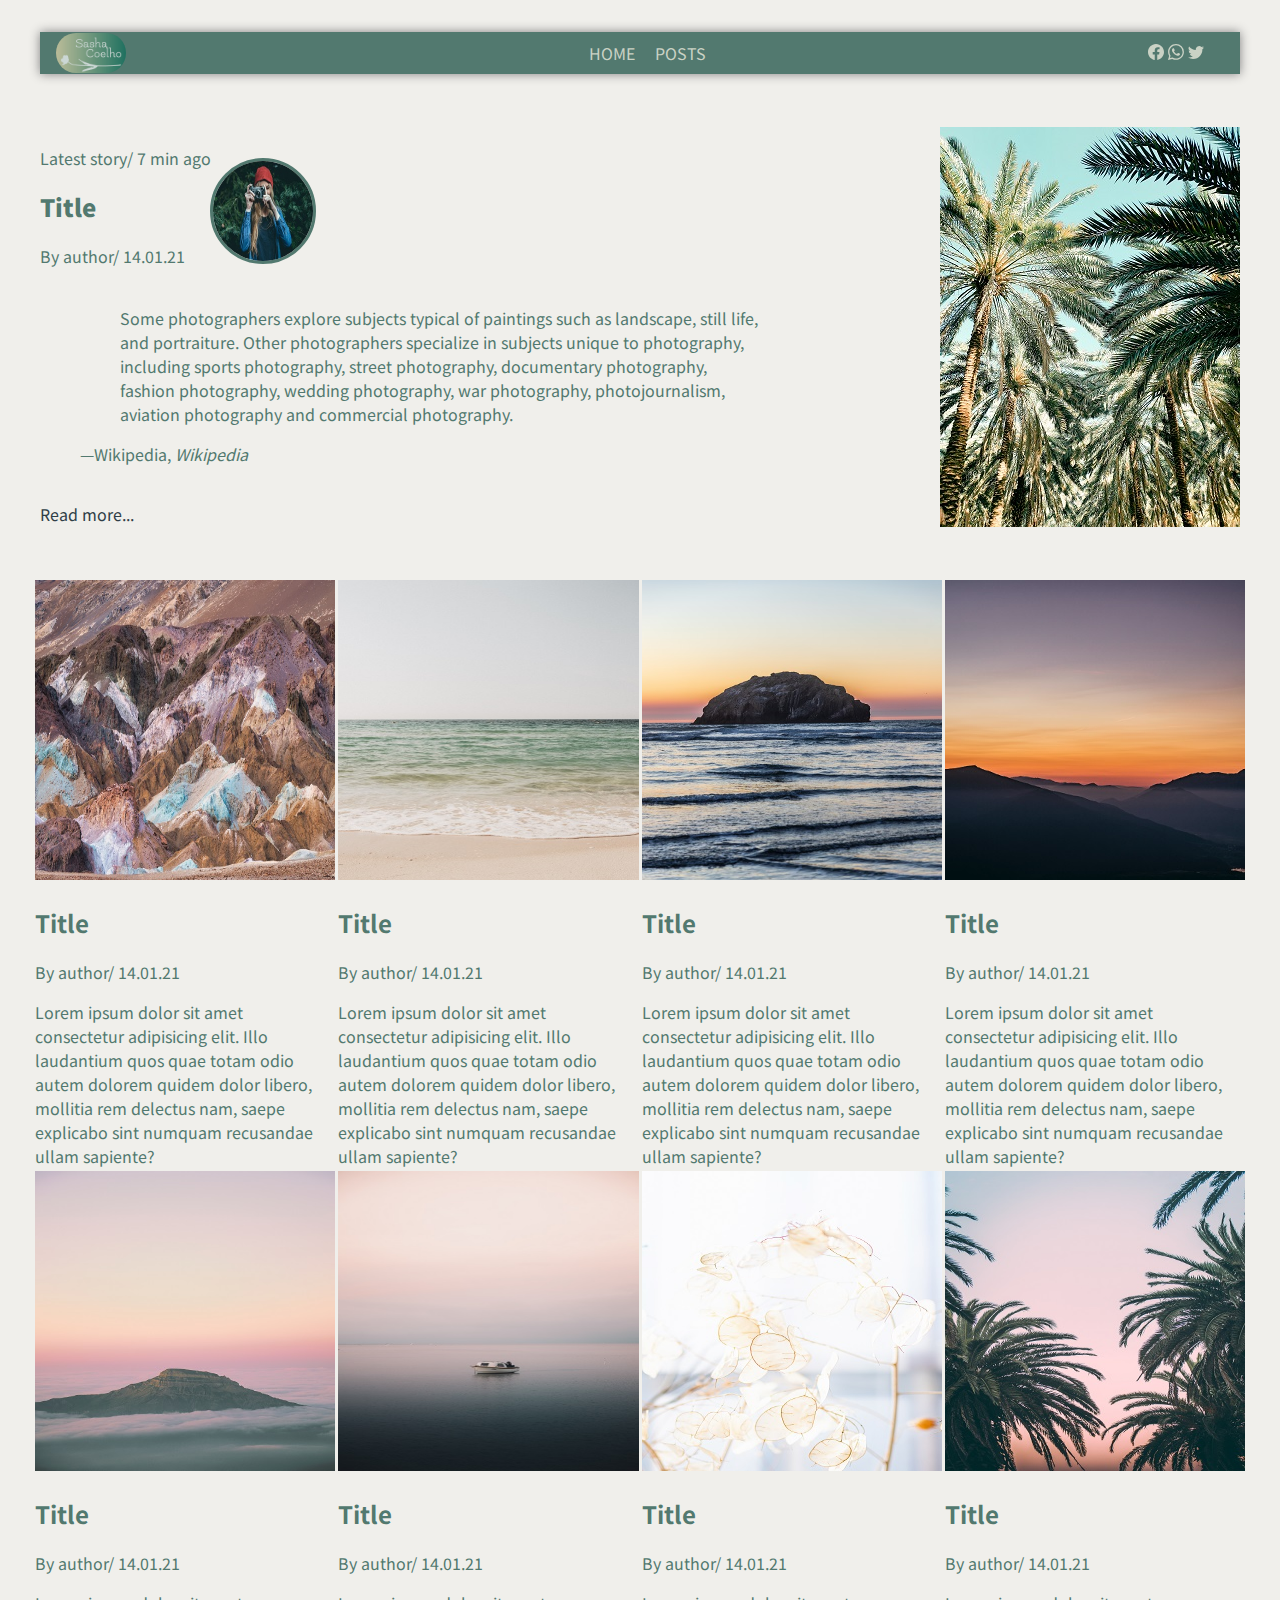
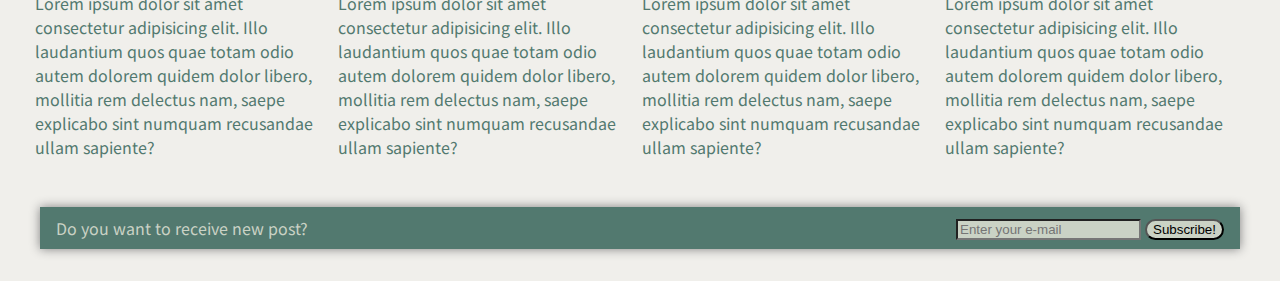
<file: index.html>
<!DOCTYPE html>
<html lang="en">
<head>
    <meta charset="UTF-8">
    <meta name="viewport" content="width=device-width, initial-scale=1">
    <title>Personal Blog/Sasha</title>
    <link rel="stylesheet" type="text/css" href="css/index.css">
    <link rel="preconnect" href="https://fonts.gstatic.com">
    <link href="https://fonts.googleapis.com/css2?family=Noto+Sans+JP:wght@100;300&display=swap" rel="stylesheet">

</head>
<body>
    <!-- NavBar -->
    <header class="header">
        <nav class="navbar-flex">
            <ul class="nav-social-contact">
                <li>
                    <a href="https://facebook.com/"><svg xmlns="http://www.w3.org/2000/svg" width="16" height="16" fill="currentColor" class="bi bi-facebook" viewBox="0 0 16 16">
                        <path d="M16 8.049c0-4.446-3.582-8.05-8-8.05C3.58 0-.002 3.603-.002 8.05c0 4.017 2.926 7.347 6.75 7.951v-5.625h-2.03V8.05H6.75V6.275c0-2.017 1.195-3.131 3.022-3.131.876 0 1.791.157 1.791.157v1.98h-1.009c-.993 0-1.303.621-1.303 1.258v1.51h2.218l-.354 2.326H9.25V16c3.824-.604 6.75-3.934 6.75-7.951z"/>
                    </svg></a>
                    <a href="https://www.instagram.com/"><svg xmlns="http://www.w3.org/2000/svg" width="16" height="16" fill="currentColor" class="bi bi-whatsapp" viewBox="0 0 16 16">
                        <path d="M13.601 2.326A7.854 7.854 0 0 0 7.994 0C3.627 0 .068 3.558.064 7.926c0 1.399.366 2.76 1.057 3.965L0 16l4.204-1.102a7.933 7.933 0 0 0 3.79.965h.004c4.368 0 7.926-3.558 7.93-7.93A7.898 7.898 0 0 0 13.6 2.326zM7.994 14.521a6.573 6.573 0 0 1-3.356-.92l-.24-.144-2.494.654.666-2.433-.156-.251a6.56 6.56 0 0 1-1.007-3.505c0-3.626 2.957-6.584 6.591-6.584a6.56 6.56 0 0 1 4.66 1.931 6.557 6.557 0 0 1 1.928 4.66c-.004 3.639-2.961 6.592-6.592 6.592zm3.615-4.934c-.197-.099-1.17-.578-1.353-.646-.182-.065-.315-.099-.445.099-.133.197-.513.646-.627.775-.114.133-.232.148-.43.05-.197-.1-.836-.308-1.592-.985-.59-.525-.985-1.175-1.103-1.372-.114-.198-.011-.304.088-.403.087-.088.197-.232.296-.346.1-.114.133-.198.198-.33.065-.134.034-.248-.015-.347-.05-.099-.445-1.076-.612-1.47-.16-.389-.323-.335-.445-.34-.114-.007-.247-.007-.38-.007a.729.729 0 0 0-.529.247c-.182.198-.691.677-.691 1.654 0 .977.71 1.916.81 2.049.098.133 1.394 2.132 3.383 2.992.47.205.84.326 1.129.418.475.152.904.129 1.246.08.38-.058 1.171-.48 1.338-.943.164-.464.164-.86.114-.943-.049-.084-.182-.133-.38-.232z"/>
                    </svg></a>
                    <a href="https://www.twitter.com/"><svg xmlns="http://www.w3.org/2000/svg" width="16" height="16" fill="currentColor" class="bi bi-twitter" viewBox="0 0 16 16">
                        <path d="M5.026 15c6.038 0 9.341-5.003 9.341-9.334 0-.14 0-.282-.006-.422A6.685 6.685 0 0 0 16 3.542a6.658 6.658 0 0 1-1.889.518 3.301 3.301 0 0 0 1.447-1.817 6.533 6.533 0 0 1-2.087.793A3.286 3.286 0 0 0 7.875 6.03a9.325 9.325 0 0 1-6.767-3.429 3.289 3.289 0 0 0 1.018 4.382A3.323 3.323 0 0 1 .64 6.575v.045a3.288 3.288 0 0 0 2.632 3.218 3.203 3.203 0 0 1-.865.115 3.23 3.23 0 0 1-.614-.057 3.283 3.283 0 0 0 3.067 2.277A6.588 6.588 0 0 1 .78 13.58a6.32 6.32 0 0 1-.78-.045A9.344 9.344 0 0 0 5.026 15z"/>
                    </svg></a>
                </li>
            </ul>

            <ul class="nav-menu">
                <li><a href="#">HOME</a></li>
                <li><a href="templates/all-posts.html">POSTS</a></li>
            </ul>
            <img src="img/logo.png" alt="">
        </nav>
    </header>

    <!-- MENU -->

    <menu class="index-menu">
        <header class="postpanel-1-header">
            <p>Latest story/ 7 min ago</p>
            <h2><b>Title</b></h2>
            <p>By author/ 14.01.21</p>

            <img src="img/avatar.jpg" alt="avatar girl with camera" class="avatarImage">

            <figure class="index-menu-div">
                <blockquote cite="https://en.wikipedia.org/wiki/Photographer">
                    <p>Some photographers explore subjects typical of paintings such as landscape, still life, and portraiture. Other photographers specialize in subjects unique to photography, including sports photography, street photography, documentary photography, fashion photography, wedding photography, war photography, photojournalism, aviation photography and commercial photography.</p>
                </blockquote>
                <figcaption>—Wikipedia, <cite>Wikipedia</cite></figcaption>
            </figure>

            <a href="templates/blog-post.html">Read more...</a>

        </header>

        <main class="postpanel-1-main">
            <img src="img/img5.jpg" alt="">
        </main>
    </menu>

     <!-- CONTENT -->
    
    <content class="classcard-container">

        <!-- <-- first line of images --> 

        <a href="templates/blog-post.html" class="card">
            <div class="image-element">
                <img src="img/img1.jpg" alt="img1" class="thumbnail"> 
                
                <h2>Title</h2>
                <p>By author/ 14.01.21</p>

    
                <div>
                    Lorem ipsum dolor sit amet consectetur adipisicing elit. Illo laudantium quos quae totam odio autem dolorem quidem dolor libero, mollitia rem delectus nam, saepe explicabo sint numquam recusandae ullam sapiente?
                </div>
            </div>
        </a>

        <a href="templates/blog-post.html" class="card">
            <div class="image-element">
                <img src="img/img2.jpg" alt="img2" class="thumbnail"> 
                <h2>Title</h2>
                <p>By author/ 14.01.21</p>
    
                <div>
                    Lorem ipsum dolor sit amet consectetur adipisicing elit. Illo laudantium quos quae totam odio autem dolorem quidem dolor libero, mollitia rem delectus nam, saepe explicabo sint numquam recusandae ullam sapiente?
                </div>
            </div>
         </a>

         <a href="templates/blog-post.html" class="card">
            <div class="image-element">
                <img src="img/img9.jpg" alt="img9" class="thumbnail"> 
                <h2>Title</h2>
                <p>By author/ 14.01.21</p>
    
                <div>
                    Lorem ipsum dolor sit amet consectetur adipisicing elit. Illo laudantium quos quae totam odio autem dolorem quidem dolor libero, mollitia rem delectus nam, saepe explicabo sint numquam recusandae ullam sapiente?
                </div>
            </div>
        </a>

        <a href="templates/blog-post.html" class="card">
            <div class="image-element">
                <img src="img/img4.jpg" alt="img4" class="thumbnail"> 
                <h2>Title</h2>
                <p>By author/ 14.01.21</p>
    
                <div>
                    Lorem ipsum dolor sit amet consectetur adipisicing elit. Illo laudantium quos quae totam odio autem dolorem quidem dolor libero, mollitia rem delectus nam, saepe explicabo sint numquam recusandae ullam sapiente?
                </div>
            </div>
        </a>

        <!-- <-- second line of images -->
        <a href="templates/blog-post.html" class="card">
            <div class="image-element">
                <img src="img/img3.jpg" alt="img5" class="thumbnail"> 
                <h2>Title</h2>
                <p>By author/ 14.01.21</p>
    
                <div>
                    Lorem ipsum dolor sit amet consectetur adipisicing elit. Illo laudantium quos quae totam odio autem dolorem quidem dolor libero, mollitia rem delectus nam, saepe explicabo sint numquam recusandae ullam sapiente?
                </div>
            </div>
        </a>

        <a href="templates/blog-post.html" class="card">
         <div class="image-element">
             <img src="img/img6.jpg" alt="img6" class="thumbnail"> 
             <h2>Title</h2>
             <p>By author/ 14.01.21</p>
 
             <div>
                 Lorem ipsum dolor sit amet consectetur adipisicing elit. Illo laudantium quos quae totam odio autem dolorem quidem dolor libero, mollitia rem delectus nam, saepe explicabo sint numquam recusandae ullam sapiente?
             </div>
         </div>
         </a>

         <a href="templates/blog-post.html" class="card">
            <div class="image-element">
                <img src="img/img7.jpg" alt="img7" class="thumbnail"> 
                <h2>Title</h2>
                <p>By author/ 14.01.21</p>
    
                <div>
                    Lorem ipsum dolor sit amet consectetur adipisicing elit. Illo laudantium quos quae totam odio autem dolorem quidem dolor libero, mollitia rem delectus nam, saepe explicabo sint numquam recusandae ullam sapiente?
                </div>
            </div>
        </a>

        <a href="templates/blog-post.html" class="card">
            <div class="image-element">
                <img src="img/img8.jpg" alt="img8" class="thumbnail"> 
                <h2>Title</h2>
                <p>By author/ 14.01.21</p>
    
                <div>
                    Lorem ipsum dolor sit amet consectetur adipisicing elit. Illo laudantium quos quae totam odio autem dolorem quidem dolor libero, mollitia rem delectus nam, saepe explicabo sint numquam recusandae ullam sapiente?
                </div>
            </div>
        </a>
    </content>

<!-- FOOTER -->

    <footer class="index-footer">
        <p>Do you want to receive new post?</p>

        <div>
            <input type="text" placeholder="Enter your e-mail" name="e-mail" id="">
            <label for="email"></label>
            <button>Subscribe!</button>
        </div>
    </footer>
    
</body>
</html>
</file>
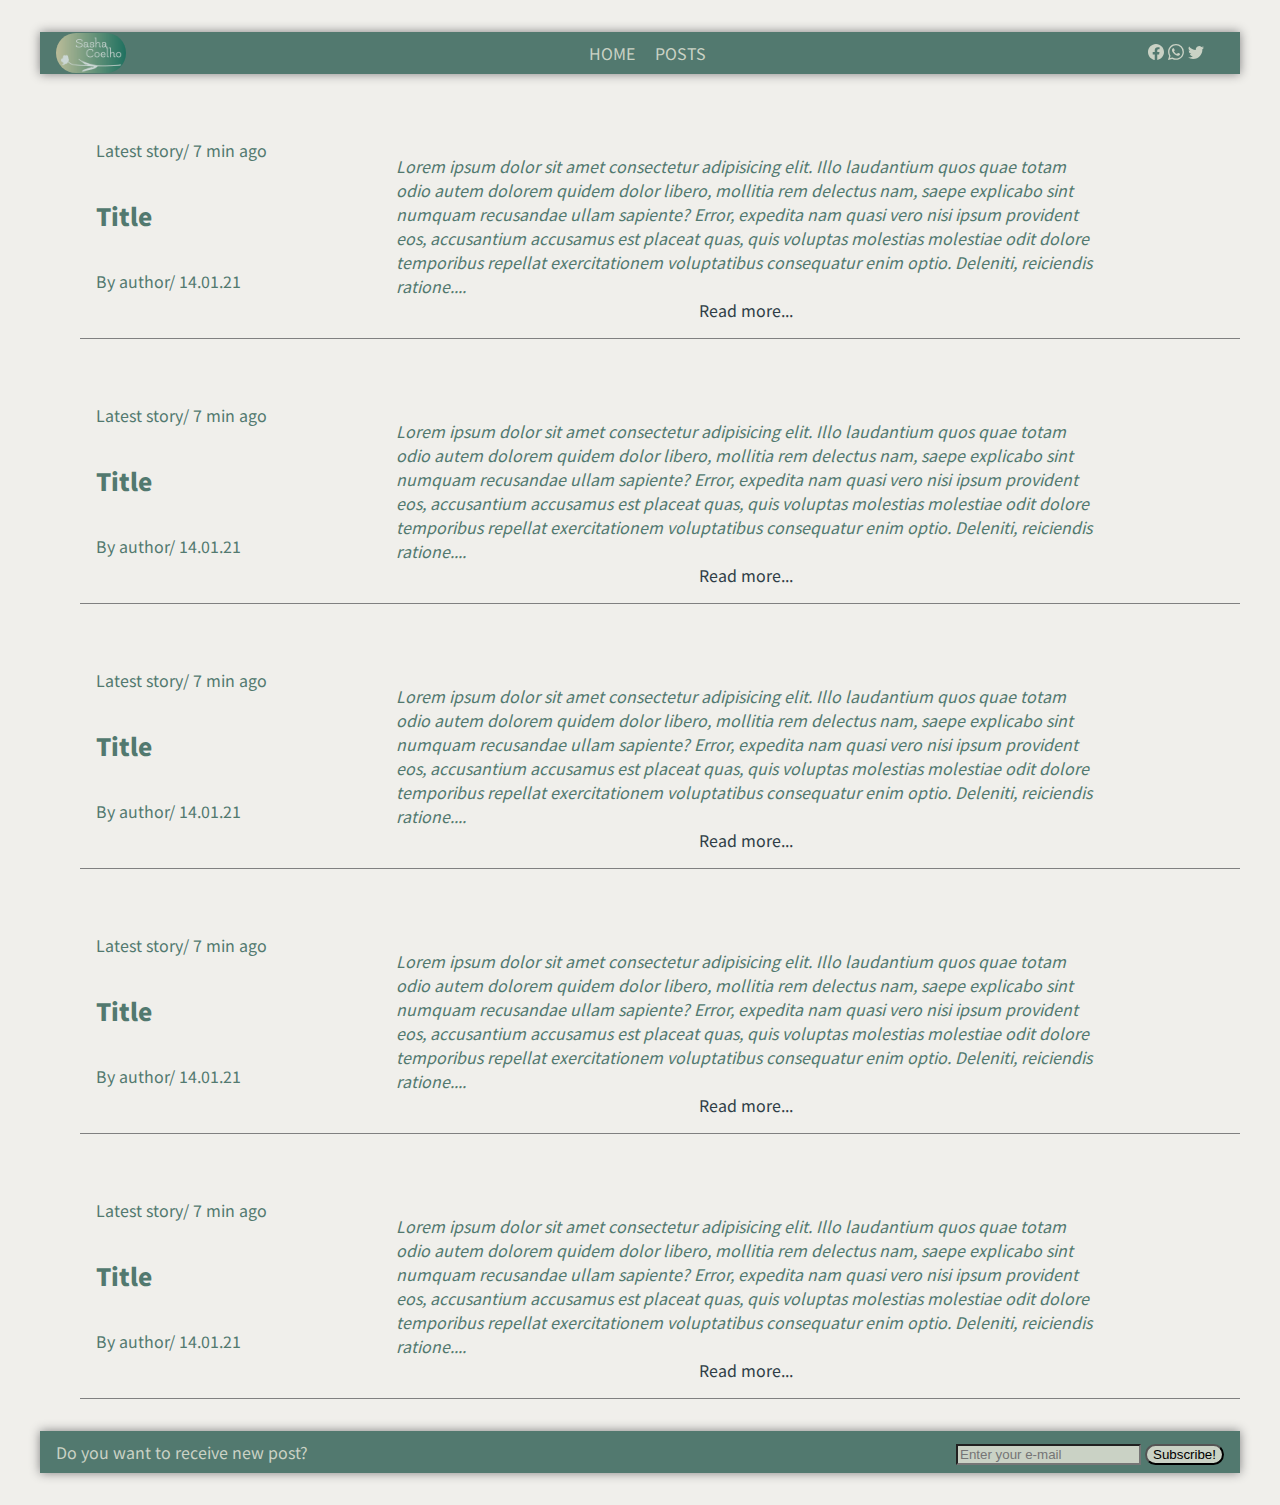
<file: templates/all-posts.html>
<!DOCTYPE html>
<html lang="en">
<head>
    <meta charset="UTF-8">
    <meta name="viewport" content="width=device-width, initial-scale=1.0">
    <title>Posts</title>
    <link rel="stylesheet" href="../css/index.css">
    <link rel="preconnect" href="https://fonts.gstatic.com">
    <link href="https://fonts.googleapis.com/css2?family=Noto+Sans+JP:wght@100;300&display=swap" rel="stylesheet">
    <link rel="preconnect" href="https://fonts.gstatic.com">
    <link href="https://fonts.googleapis.com/css2?family=Tomorrow:wght@200&display=swap" rel="stylesheet">


</head>
<body>
  <!-- NavBar -->
  <header class="header">
    <nav class="navbar-flex">
        <ul class="nav-social-contact">
            <li>
                <a href="https://facebook.com/"><svg xmlns="http://www.w3.org/2000/svg" width="16" height="16" fill="currentColor" class="bi bi-facebook" viewBox="0 0 16 16">
                    <path d="M16 8.049c0-4.446-3.582-8.05-8-8.05C3.58 0-.002 3.603-.002 8.05c0 4.017 2.926 7.347 6.75 7.951v-5.625h-2.03V8.05H6.75V6.275c0-2.017 1.195-3.131 3.022-3.131.876 0 1.791.157 1.791.157v1.98h-1.009c-.993 0-1.303.621-1.303 1.258v1.51h2.218l-.354 2.326H9.25V16c3.824-.604 6.75-3.934 6.75-7.951z"/>
                </svg></a>
                <a href="https://www.instagram.com/"><svg xmlns="http://www.w3.org/2000/svg" width="16" height="16" fill="currentColor" class="bi bi-whatsapp" viewBox="0 0 16 16">
                    <path d="M13.601 2.326A7.854 7.854 0 0 0 7.994 0C3.627 0 .068 3.558.064 7.926c0 1.399.366 2.76 1.057 3.965L0 16l4.204-1.102a7.933 7.933 0 0 0 3.79.965h.004c4.368 0 7.926-3.558 7.93-7.93A7.898 7.898 0 0 0 13.6 2.326zM7.994 14.521a6.573 6.573 0 0 1-3.356-.92l-.24-.144-2.494.654.666-2.433-.156-.251a6.56 6.56 0 0 1-1.007-3.505c0-3.626 2.957-6.584 6.591-6.584a6.56 6.56 0 0 1 4.66 1.931 6.557 6.557 0 0 1 1.928 4.66c-.004 3.639-2.961 6.592-6.592 6.592zm3.615-4.934c-.197-.099-1.17-.578-1.353-.646-.182-.065-.315-.099-.445.099-.133.197-.513.646-.627.775-.114.133-.232.148-.43.05-.197-.1-.836-.308-1.592-.985-.59-.525-.985-1.175-1.103-1.372-.114-.198-.011-.304.088-.403.087-.088.197-.232.296-.346.1-.114.133-.198.198-.33.065-.134.034-.248-.015-.347-.05-.099-.445-1.076-.612-1.47-.16-.389-.323-.335-.445-.34-.114-.007-.247-.007-.38-.007a.729.729 0 0 0-.529.247c-.182.198-.691.677-.691 1.654 0 .977.71 1.916.81 2.049.098.133 1.394 2.132 3.383 2.992.47.205.84.326 1.129.418.475.152.904.129 1.246.08.38-.058 1.171-.48 1.338-.943.164-.464.164-.86.114-.943-.049-.084-.182-.133-.38-.232z"/>
                </svg></a>
                <a href="https://www.twitter.com/"><svg xmlns="http://www.w3.org/2000/svg" width="16" height="16" fill="currentColor" class="bi bi-twitter" viewBox="0 0 16 16">
                    <path d="M5.026 15c6.038 0 9.341-5.003 9.341-9.334 0-.14 0-.282-.006-.422A6.685 6.685 0 0 0 16 3.542a6.658 6.658 0 0 1-1.889.518 3.301 3.301 0 0 0 1.447-1.817 6.533 6.533 0 0 1-2.087.793A3.286 3.286 0 0 0 7.875 6.03a9.325 9.325 0 0 1-6.767-3.429 3.289 3.289 0 0 0 1.018 4.382A3.323 3.323 0 0 1 .64 6.575v.045a3.288 3.288 0 0 0 2.632 3.218 3.203 3.203 0 0 1-.865.115 3.23 3.23 0 0 1-.614-.057 3.283 3.283 0 0 0 3.067 2.277A6.588 6.588 0 0 1 .78 13.58a6.32 6.32 0 0 1-.78-.045A9.344 9.344 0 0 0 5.026 15z"/>
                </svg></a>
            </li>
        </ul>

        <ul class="nav-menu">
            <li><a href="../index.html">HOME</a></li>
            <li><a href="#">POSTS</a></li>
        </ul>
        <img src="../img/logo.png" alt="">
    </nav>
</header>

<!-- MENU -->
    <menu class="all-posts-menu">
        <div class="all-posts-menu-box">
            <div class="all-posts-menu-title">
                    <p>Latest story/ 7 min ago</p>
                    <h2><b>Title</b></h2>
                    <p>By author/ 14.01.21</p>
            </div>
            <div class="all-posts-menu-text">
                        <em>Lorem ipsum dolor sit amet consectetur adipisicing elit. Illo laudantium quos quae totam odio autem dolorem quidem dolor libero, mollitia rem delectus nam, saepe explicabo sint numquam recusandae ullam sapiente?
                        Error, expedita nam quasi vero nisi ipsum provident eos, accusantium accusamus est placeat quas, quis voluptas molestias molestiae odit dolore temporibus repellat exercitationem voluptatibus consequatur enim optio. Deleniti, reiciendis ratione....
                        </em>
                        <a href="blog-post.html">Read more...</a>
            </div>
        </div>

        <div class="all-posts-menu-box">
            <div class="all-posts-menu-title">
                    <p>Latest story/ 7 min ago</p>
                    <h2><b>Title</b></h2>
                    <p>By author/ 14.01.21</p>
            </div>

        
            <div class="all-posts-menu-text">
                    <em>Lorem ipsum dolor sit amet consectetur adipisicing elit. Illo laudantium quos quae totam odio autem dolorem quidem dolor libero, mollitia rem delectus nam, saepe explicabo sint numquam recusandae ullam sapiente?
                    Error, expedita nam quasi vero nisi ipsum provident eos, accusantium accusamus est placeat quas, quis voluptas molestias molestiae odit dolore temporibus repellat exercitationem voluptatibus consequatur enim optio. Deleniti, reiciendis ratione....
                    </em>
                        <a href="blog-post.html">Read more...</a>
            </div>
        </div>

        <div class="all-posts-menu-box">
            <div class="all-posts-menu-title">
                    <p>Latest story/ 7 min ago</p>
                    <h2><b>Title</b></h2>
                    <p>By author/ 14.01.21</p>
            </div>

        
            <div class="all-posts-menu-text">
                <em>
                    Lorem ipsum dolor sit amet consectetur adipisicing elit. Illo laudantium quos quae totam odio autem dolorem quidem dolor libero, mollitia rem delectus nam, saepe explicabo sint numquam recusandae ullam sapiente?
                    Error, expedita nam quasi vero nisi ipsum provident eos, accusantium accusamus est placeat quas, quis voluptas molestias molestiae odit dolore temporibus repellat exercitationem voluptatibus consequatur enim optio. Deleniti, reiciendis ratione....
                </em>                        
                    <a href="blog-post.html">Read more...</a>
            </div>
        </div>

        <div class="all-posts-menu-box">
            <div class="all-posts-menu-title">
                    <p>Latest story/ 7 min ago</p>
                    <h2><b>Title</b></h2>
                    <p>By author/ 14.01.21</p>
            </div>

        
            <div class="all-posts-menu-text">
                <em>
                    Lorem ipsum dolor sit amet consectetur adipisicing elit. Illo laudantium quos quae totam odio autem dolorem quidem dolor libero, mollitia rem delectus nam, saepe explicabo sint numquam recusandae ullam sapiente?
                    Error, expedita nam quasi vero nisi ipsum provident eos, accusantium accusamus est placeat quas, quis voluptas molestias molestiae odit dolore temporibus repellat exercitationem voluptatibus consequatur enim optio. Deleniti, reiciendis ratione....
                </em>                        
                    <a href="blog-post.html">Read more...</a>
            </div>
        </div>

        <div class="all-posts-menu-box">
            <div class="all-posts-menu-title">
                    <p>Latest story/ 7 min ago</p>
                    <h2><b>Title</b></h2>
                    <p>By author/ 14.01.21</p>
            </div>

        
            <div class="all-posts-menu-text">
                <em>
                    Lorem ipsum dolor sit amet consectetur adipisicing elit. Illo laudantium quos quae totam odio autem dolorem quidem dolor libero, mollitia rem delectus nam, saepe explicabo sint numquam recusandae ullam sapiente?
                    Error, expedita nam quasi vero nisi ipsum provident eos, accusantium accusamus est placeat quas, quis voluptas molestias molestiae odit dolore temporibus repellat exercitationem voluptatibus consequatur enim optio. Deleniti, reiciendis ratione....
                </em>                        
                    <a href="blog-post.html">Read more...</a>
            </div>
        </div>

    </menu>

<!-- FOOTER -->

    <footer class="index-footer">
        <p>Do you want to receive new post?</p>

        <div>
            <input type="text" placeholder="Enter your e-mail" name="e-mail" id="">
            <label for="email"></label>
            <button>Subscribe!</button>
        </div>
    </footer>

</body>
</html>
</file>
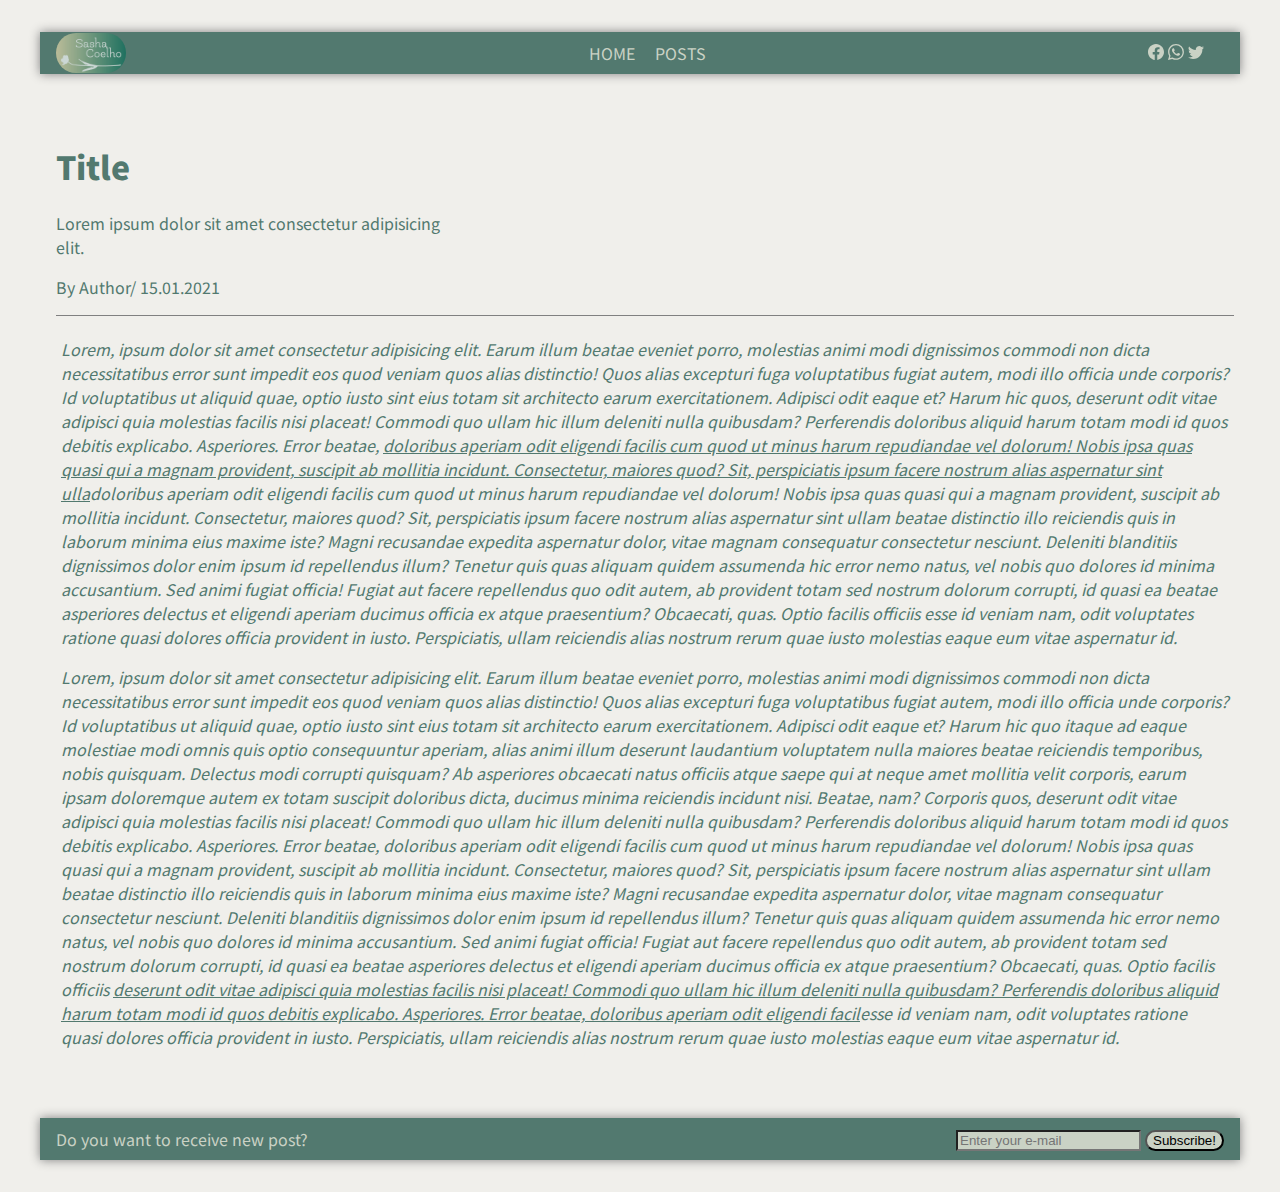
<file: templates/blog-post.html>
<!DOCTYPE html>
<html lang="en">
<head>
    <meta charset="UTF-8">
    <meta name="viewport" content="width=device-width, initial-scale=1.0">
    <title>Posts</title>
    <link rel="stylesheet" href="../css/index.css">
    <link rel="preconnect" href="https://fonts.gstatic.com">
    <link href="https://fonts.googleapis.com/css2?family=Noto+Sans+JP:wght@100;300&display=swap" rel="stylesheet">
    <link rel="preconnect" href="https://fonts.gstatic.com">
    <link href="https://fonts.googleapis.com/css2?family=Tomorrow:wght@200&display=swap" rel="stylesheet">


</head>
<body>
    <!-- NavBar -->
    <header>
        <nav class="navbar-flex">
            <ul class="nav-social-contact">
                <li>
                    <a href="https://facebook.com/"><svg xmlns="http://www.w3.org/2000/svg" width="16" height="16" fill="currentColor" class="bi bi-facebook" viewBox="0 0 16 16">
                        <path d="M16 8.049c0-4.446-3.582-8.05-8-8.05C3.58 0-.002 3.603-.002 8.05c0 4.017 2.926 7.347 6.75 7.951v-5.625h-2.03V8.05H6.75V6.275c0-2.017 1.195-3.131 3.022-3.131.876 0 1.791.157 1.791.157v1.98h-1.009c-.993 0-1.303.621-1.303 1.258v1.51h2.218l-.354 2.326H9.25V16c3.824-.604 6.75-3.934 6.75-7.951z"/>
                    </svg></a>
                    <a href="https://www.instagram.com/"><svg xmlns="http://www.w3.org/2000/svg" width="16" height="16" fill="currentColor" class="bi bi-whatsapp" viewBox="0 0 16 16">
                        <path d="M13.601 2.326A7.854 7.854 0 0 0 7.994 0C3.627 0 .068 3.558.064 7.926c0 1.399.366 2.76 1.057 3.965L0 16l4.204-1.102a7.933 7.933 0 0 0 3.79.965h.004c4.368 0 7.926-3.558 7.93-7.93A7.898 7.898 0 0 0 13.6 2.326zM7.994 14.521a6.573 6.573 0 0 1-3.356-.92l-.24-.144-2.494.654.666-2.433-.156-.251a6.56 6.56 0 0 1-1.007-3.505c0-3.626 2.957-6.584 6.591-6.584a6.56 6.56 0 0 1 4.66 1.931 6.557 6.557 0 0 1 1.928 4.66c-.004 3.639-2.961 6.592-6.592 6.592zm3.615-4.934c-.197-.099-1.17-.578-1.353-.646-.182-.065-.315-.099-.445.099-.133.197-.513.646-.627.775-.114.133-.232.148-.43.05-.197-.1-.836-.308-1.592-.985-.59-.525-.985-1.175-1.103-1.372-.114-.198-.011-.304.088-.403.087-.088.197-.232.296-.346.1-.114.133-.198.198-.33.065-.134.034-.248-.015-.347-.05-.099-.445-1.076-.612-1.47-.16-.389-.323-.335-.445-.34-.114-.007-.247-.007-.38-.007a.729.729 0 0 0-.529.247c-.182.198-.691.677-.691 1.654 0 .977.71 1.916.81 2.049.098.133 1.394 2.132 3.383 2.992.47.205.84.326 1.129.418.475.152.904.129 1.246.08.38-.058 1.171-.48 1.338-.943.164-.464.164-.86.114-.943-.049-.084-.182-.133-.38-.232z"/>
                    </svg></a>
                    <a href="https://www.twitter.com/"><svg xmlns="http://www.w3.org/2000/svg" width="16" height="16" fill="currentColor" class="bi bi-twitter" viewBox="0 0 16 16">
                        <path d="M5.026 15c6.038 0 9.341-5.003 9.341-9.334 0-.14 0-.282-.006-.422A6.685 6.685 0 0 0 16 3.542a6.658 6.658 0 0 1-1.889.518 3.301 3.301 0 0 0 1.447-1.817 6.533 6.533 0 0 1-2.087.793A3.286 3.286 0 0 0 7.875 6.03a9.325 9.325 0 0 1-6.767-3.429 3.289 3.289 0 0 0 1.018 4.382A3.323 3.323 0 0 1 .64 6.575v.045a3.288 3.288 0 0 0 2.632 3.218 3.203 3.203 0 0 1-.865.115 3.23 3.23 0 0 1-.614-.057 3.283 3.283 0 0 0 3.067 2.277A6.588 6.588 0 0 1 .78 13.58a6.32 6.32 0 0 1-.78-.045A9.344 9.344 0 0 0 5.026 15z"/>
                    </svg></a>
                </li>
            </ul>

            <ul class="nav-menu">
                <li><a href="../index.html">HOME</a></li>
                <li><a href="all-posts.html">POSTS</a></li>
            </ul>
            <img src="../img/logo.png" alt="">
        </nav>
    </header>

   <!-- CONTENT -->
       <main class="blog-post-main">
            <div class="blog-post-title">
                <h1><b>Title</b></h1>
                <p>Lorem ipsum dolor sit amet consectetur adipisicing elit.</p>
                <p>By Author/ 15.01.2021</p>
            </div>

            <div class="blog-post-text">
                <p><em>Lorem, ipsum dolor sit amet consectetur adipisicing elit. Earum illum beatae eveniet porro, molestias animi modi dignissimos commodi non dicta necessitatibus error sunt impedit eos quod veniam quos alias distinctio!
                Quos alias excepturi fuga voluptatibus fugiat autem, modi illo officia unde corporis? Id voluptatibus ut aliquid quae, optio iusto sint eius totam sit architecto earum exercitationem. Adipisci odit eaque et?
                Harum hic quos, deserunt odit vitae adipisci quia molestias facilis nisi placeat! Commodi quo ullam hic illum deleniti nulla quibusdam? Perferendis doloribus aliquid harum totam modi id quos debitis explicabo. Asperiores.
                Error beatae, <u>doloribus aperiam odit eligendi facilis cum quod ut minus harum repudiandae vel dolorum! Nobis ipsa quas quasi qui a magnam provident, suscipit ab mollitia incidunt. Consectetur, maiores quod?
                Sit, perspiciatis ipsum facere nostrum alias aspernatur sint ulla</u>doloribus aperiam odit eligendi facilis cum quod ut minus harum repudiandae vel dolorum! Nobis ipsa quas quasi qui a magnam provident, suscipit ab mollitia incidunt. Consectetur, maiores quod?
                Sit, perspiciatis ipsum facere nostrum alias aspernatur sint ullam beatae distinctio illo reiciendis quis in laborum minima eius maxime iste? Magni recusandae expedita aspernatur dolor, vitae magnam consequatur consectetur nesciunt.
                Deleniti blanditiis dignissimos dolor enim ipsum id repellendus illum? Tenetur quis quas aliquam quidem assumenda hic error nemo natus, vel nobis quo dolores id minima accusantium. Sed animi fugiat officia!
                Fugiat aut facere repellendus quo odit autem, ab provident totam sed nostrum dolorum corrupti, id quasi ea beatae asperiores delectus et eligendi aperiam ducimus officia ex atque praesentium? Obcaecati, quas.
                Optio facilis officiis esse id veniam nam, odit voluptates ratione quasi dolores officia provident in iusto. Perspiciatis, ullam reiciendis alias nostrum rerum quae iusto molestias eaque eum vitae aspernatur id.
                </em></p>
                
                <p><em>Lorem, ipsum dolor sit amet consectetur adipisicing elit. Earum illum beatae eveniet porro, molestias animi modi dignissimos commodi non dicta necessitatibus error sunt impedit eos quod veniam quos alias distinctio!
                Quos alias excepturi fuga voluptatibus fugiat autem, modi illo officia unde corporis? Id voluptatibus ut aliquid quae, optio iusto sint eius totam sit architecto earum exercitationem. Adipisci odit eaque et?
                Harum hic quo itaque ad eaque molestiae modi omnis quis optio consequuntur aperiam, alias animi illum deserunt laudantium voluptatem nulla maiores beatae reiciendis temporibus, nobis quisquam. Delectus modi corrupti quisquam?
                Ab asperiores obcaecati natus officiis atque saepe qui at neque amet mollitia velit corporis, earum ipsam doloremque autem ex totam suscipit doloribus dicta, ducimus minima reiciendis incidunt nisi. Beatae, nam?
                Corporis quos, deserunt odit vitae adipisci quia molestias facilis nisi placeat! Commodi quo ullam hic illum deleniti nulla quibusdam? Perferendis doloribus aliquid harum totam modi id quos debitis explicabo. Asperiores.
                Error beatae, doloribus aperiam odit eligendi facilis cum quod ut minus harum repudiandae vel dolorum! Nobis ipsa quas quasi qui a magnam provident, suscipit ab mollitia incidunt. Consectetur, maiores quod?
                Sit, perspiciatis ipsum facere nostrum alias aspernatur sint ullam beatae distinctio illo reiciendis quis in laborum minima eius maxime iste? Magni recusandae expedita aspernatur dolor, vitae magnam consequatur consectetur nesciunt.
                Deleniti blanditiis dignissimos dolor enim ipsum id repellendus illum? Tenetur quis quas aliquam quidem assumenda hic error nemo natus, vel nobis quo dolores id minima accusantium. Sed animi fugiat officia!
                Fugiat aut facere repellendus quo odit autem, ab provident totam sed nostrum dolorum corrupti, id quasi ea beatae asperiores delectus et eligendi aperiam ducimus officia ex atque praesentium? Obcaecati, quas.
                Optio facilis officiis <u>deserunt odit vitae adipisci quia molestias facilis nisi placeat! Commodi quo ullam hic illum deleniti nulla quibusdam? Perferendis doloribus aliquid harum totam modi id quos debitis explicabo. Asperiores.
                Error beatae, doloribus aperiam odit eligendi facil</u>esse id veniam nam, odit voluptates ratione quasi dolores officia provident in iusto. Perspiciatis, ullam reiciendis alias nostrum rerum quae iusto molestias eaque eum vitae aspernatur id.
                </em></p>
            </div>
       </main>
        

    <!--FOOTER-->

    <footer class="index-footer">
        <p>Do you want to receive new post?</p>

        <div>
            <input type="text" placeholder="Enter your e-mail" name="e-mail" id="">
            <label for="email"></label>
            <button>Subscribe!</button>
        </div>
    </footer>

</body>
</html>
</file>
<file: css/index.css>
@import "postpanel.css";
@import "blog-post.css";
@import "navbar.css";
@import "all-posts.css";
@import "media-queries.css";

body {
    font-family: 'Noto Sans JP', sans-serif;
    background-color: #f0efeb;
}
</file>
